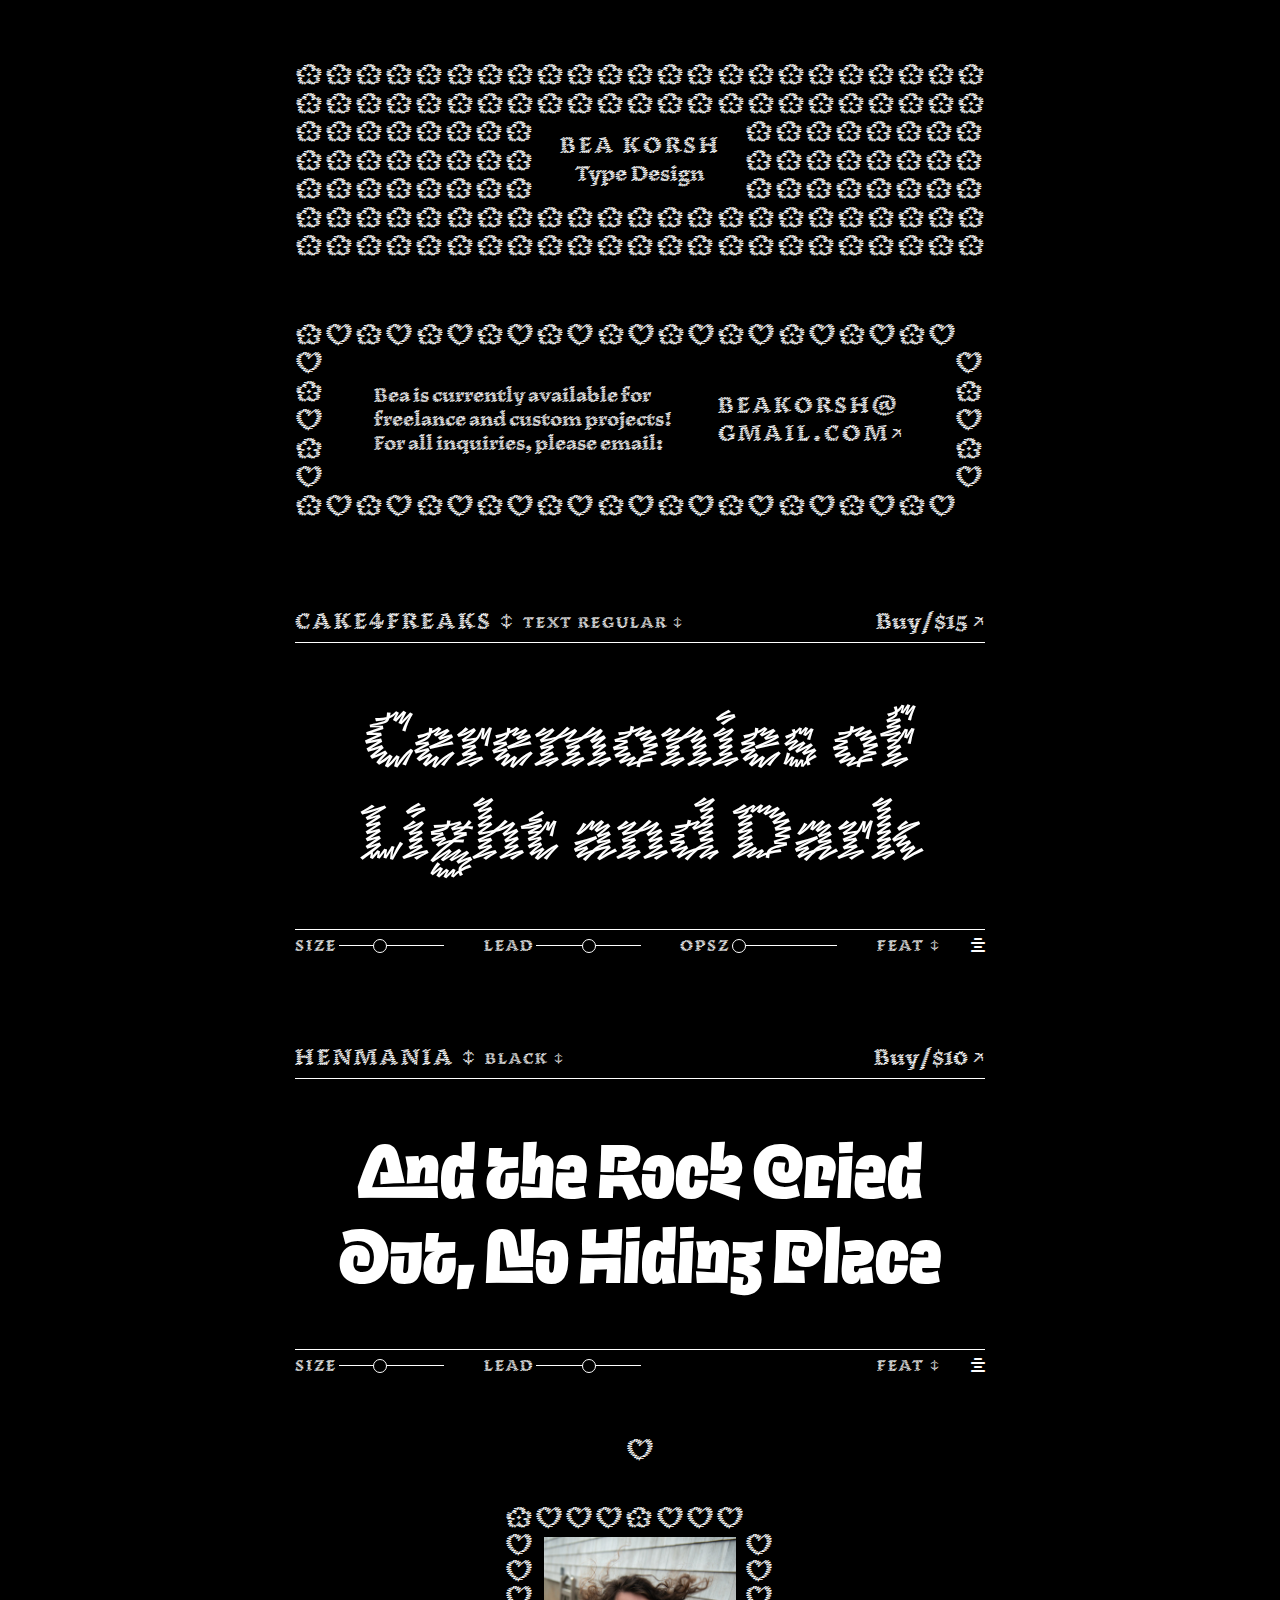
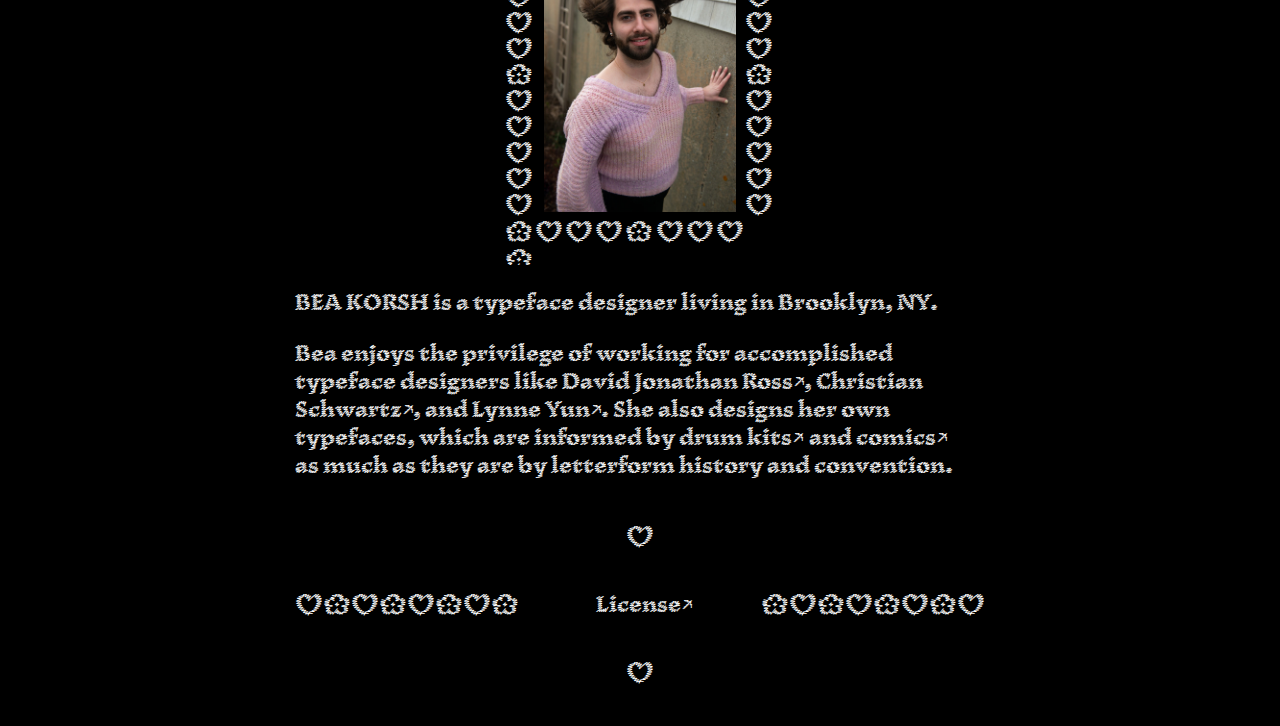
<file: index.html>
<!DOCTYPE html>
<html lang="en">

<head>
    <!-- Google tag (gtag.js) -->
    <script async src="https://www.googletagmanager.com/gtag/js?id=G-XD2L9D6N48"></script>
    <script>
        window.dataLayer = window.dataLayer || [];
        function gtag() { dataLayer.push(arguments); }
        gtag('js', new Date());

        gtag('config', 'G-XD2L9D6N48');
    </script>
    <meta charset="UTF-8">
    <meta http-equiv="X-UA-Compatible" content="IE=edge">
    <meta name="viewport" content="width=device-width, initial-scale=1.0">
    <title>BEA KORSH | TYPE DESIGN</title>
    <link rel="shortcut icon" type="image/x-icon" href="./assets/images/favicon.ico">
    <link rel="stylesheet" href="/style.css">
    <link href="https://cdnjs.cloudflare.com/ajax/libs/font-awesome/6.0.0-beta3/css/all.min.css" rel="stylesheet">
    <script defer src="/main.js"></script>
    <meta name="google-site-verification" content="97E8PYHFoVrC31PCAuuxoUKx9icaWSAFccl6s9I3dXI" />
</head>

<body id="body" class="dark-mode">
    <!-- Sun and Moon Icons -->
    <div id="sun-and-moon">
        <div id="sun" alt="sun icon"></div>
        <div id="moon" alt="moon icon"></div>
    </div>

    <!-- Header Section -->
    <header class="heading">

        <!-- Name and Design Info -->
        <div class="desktop-heading">
            <div class="top">
                &#x2698;&#x2698;&#x2698;&#x2698;&#x2698;&#x2698;&#x2698;&#x2698;&#x2698;&#x2698;&#x2698;&#x2698;&#x2698;&#x2698;&#x2698;&#x2698;&#x2698;&#x2698;&#x2698;&#x2698;&#x2698;&#x2698;&#x2698;
                &#x2698;&#x2698;&#x2698;&#x2698;&#x2698;&#x2698;&#x2698;&#x2698;&#x2698;&#x2698;&#x2698;&#x2698;&#x2698;&#x2698;&#x2698;&#x2698;&#x2698;&#x2698;&#x2698;&#x2698;&#x2698;&#x2698;&#x2698;
            </div>
            <div class="left">
                &#x2698;&#x2698;&#x2698;&#x2698;&#x2698;&#x2698;&#x2698;&#x2698;
                &#x2698;&#x2698;&#x2698;&#x2698;&#x2698;&#x2698;&#x2698;&#x2698;
                &#x2698;&#x2698;&#x2698;&#x2698;&#x2698;&#x2698;&#x2698;&#x2698;
            </div>
            <div class="right">
                &#x2698;&#x2698;&#x2698;&#x2698;&#x2698;&#x2698;&#x2698;&#x2698;
                &#x2698;&#x2698;&#x2698;&#x2698;&#x2698;&#x2698;&#x2698;&#x2698;
                &#x2698;&#x2698;&#x2698;&#x2698;&#x2698;&#x2698;&#x2698;&#x2698;
            </div>
            <div class="bottom">
                &#x2698;&#x2698;&#x2698;&#x2698;&#x2698;&#x2698;&#x2698;&#x2698;&#x2698;&#x2698;&#x2698;&#x2698;&#x2698;&#x2698;&#x2698;&#x2698;&#x2698;&#x2698;&#x2698;&#x2698;&#x2698;&#x2698;&#x2698;
                &#x2698;&#x2698;&#x2698;&#x2698;&#x2698;&#x2698;&#x2698;&#x2698;&#x2698;&#x2698;&#x2698;&#x2698;&#x2698;&#x2698;&#x2698;&#x2698;&#x2698;&#x2698;&#x2698;&#x2698;&#x2698;&#x2698;&#x2698;
            </div>
            <div class="info">
                <span class="name">Bea Korsh</span>
                <span class="type-design">Type Design</span>
            </div>
        </div>
        <div class="mobile-heading">
            <div class="top">
                &#x2698;&#x2698;&#x2698;&#x2698;&#x2698;&#x2698;&#x2698;&#x2698;&#x2698;
                &#x2698;&#x2698;&#x2698;&#x2698;&#x2698;&#x2698;&#x2698;&#x2698;&#x2698;
                &#x2698;&#x2698;&#x2698;&#x2698;&#x2698;&#x2698;&#x2698;&#x2698;&#x2698;
            </div>
            <div class="left">
                &#x2698;&#x2698;&#x2698;
            </div>
            <div class="right">
                &#x2698;&#x2698;&#x2698;
            </div>
            <div class="bottom">
                &#x2698;&#x2698;&#x2698;&#x2698;&#x2698;&#x2698;&#x2698;&#x2698;&#x2698;
                &#x2698;&#x2698;&#x2698;&#x2698;&#x2698;&#x2698;&#x2698;&#x2698;&#x2698;
                &#x2698;&#x2698;&#x2698;&#x2698;&#x2698;&#x2698;&#x2698;&#x2698;&#x2698;
            </div>
            <div class="info">
                <span class="name">Bea Korsh</span>
                <span class="type-design">Type Design</span>
            </div>
        </div>
    </header>

    <!-- Contact Section -->
    <section class="contact">
        <div class="desktop top">
            &#x2698;&#10084;&#x2698;&#10084;&#x2698;&#10084;&#x2698;&#10084;&#x2698;&#10084;&#x2698;&#10084;&#x2698;&#10084;&#x2698;&#10084;&#x2698;&#10084;&#x2698;&#10084;&#x2698;&#10084;&#x2698;
        </div>
        <div class="mobile top">
            &#x2698;&#10084;&#x2698;&#10084;&#x2698;&#10084;&#x2698;&#10084;&#x2698;
        </div>
        <div class="mobile left">
            &#10084;&#x2698;&#10084;&#x2698;&#10084;&#x2698;&#10084;&#x2698;&#10084;&#x2698;
        </div>
        <div class="mobile right">
            &#10084;&#x2698;&#10084;&#x2698;&#10084;&#x2698;&#10084;&#x2698;&#10084;&#x2698;
        </div>
        <div class="mobile bottom">
            &#x2698;&#10084;&#x2698;&#10084;&#x2698;&#10084;&#x2698;&#10084;&#x2698;
        </div>
        <div class="desktop left">&#10084;&#x2698;&#10084;&#x2698;&#10084;</div>
        <div class="desktop right">&#10084;&#x2698;&#10084;&#x2698;&#10084;</div>
        <div class="desktop bottom">
            &#x2698;&#10084;&#x2698;&#10084;&#x2698;&#10084;&#x2698;&#10084;&#x2698;&#10084;&#x2698;&#10084;&#x2698;&#10084;&#x2698;&#10084;&#x2698;&#10084;&#x2698;&#10084;&#x2698;&#10084;&#x2698;
        </div>
        <div class="contact-info">
            <p>Bea is currently available for freelance and custom projects!<br>For all inquiries, please email:</p>
            <a class="email" target="_blank" href="mailto:beakorsh@gmail.com">
                <p>BEAKORSH@<br>GMAIL.COM↗</p>
            </a>
        </div>
    </section>

    <!-- all fonts -->
    <div class="all-fonts">
        
        <!-- Second Font -->
        <section class="font-area font-area-2">
            <div class="title-and-buy-link">
                <div class="buy-link-2"><a href="https://www.futurefonts.xyz/bea-korsh/cake4freaks?v=0.1" target="_blank">Buy/$15
                        ↗</a>
                </div>
                <div class="title-and-opsz">
                    <div class="title-dropdown">
                        <h3 class="title c4f">Cake4Freaks &#x2195;</h3>
                        <div class="titles dropdown-content hidden">
                            <p class="c4f"><span class="show-title-check">&#x2713; </span>Cake4Freaks</p>
                            <p class="hen"><span class="hide-title-check">&#x2713; </span>Henmania</p>
                        </div>
                    </div>
                    <div class="opsz-dropdown">
                        <p id="opsz-dropdown-title" class="opsz-title">&nbsp;Text Regular &#x2195;</p>
                        <div class="dropdown-content hide-opsz">
                            <p id="text-regular">Text Regular</p>
                            <p id="regular">Regular</p>
                            <p id="display-regular">Display Regular</p>
                        </div>
                    </div>
                    <div class="opsz-dropdown-hen hidden">
                        <p id="opsz-dropdown-title-hen" class="opsz-title">Black &#x2195;</p>
                        <div class="dropdown-content hide-opsz">
                            <p id="black">&#x2713; Black</p>
                        </div>
                    </div>
                </div>
            </div>
            <textarea oninput="autoResize(this)" id="second-input"
                class="font-input">Ceremonies of Light and Dark</textarea>
            <div class="options">
                <div class="size-option">
                    <label>Size</label>
                    <input class="slider" type="range" min="10" max="200" value="80" id="font-size" step="1">
                </div>
                <!-- 
                <div class="tracking-option">
                    <label>Track</label>
                    <input class="slider" type="range" min="-25" max="25" value="0" id="font-tracking" step="1">
                </div>
                -->
                <div class="leading-option">
                    <label>Lead</label>
                    <input class="slider" type="range" min="-75" max="75" value="1.2" id="font-leading" step="1">
                </div>
                <div class="opsz-option">
                    <label>Opsz</label>
                    <input class="slider" type="range" min="10" max="50" value="10" id="font-opsz" step="1">
                </div>
                <div class="options top">
                    <div class="features">
                        <label>Feat &#x2195;</label>
                        <div class="features-dropdown hidden"></div>
                    </div>
                    <div class="alignment-option">
                        <div id="txt-align-icon">
                            <i class="fas fa-align-center"></i>
                        </div>
                        <div class="alignment-dropdown hidden">
                            <label for="align-left">
                                <i class="fas fa-align-left left"></i>
                            </label>
                            <label for="align-center">
                                <i class="fas fa-align-center center"></i>
                            </label>
                            <label for="align-right">
                                <i class="fas fa-align-right right"></i>
                            </label>
                        </div>
                    </div>
                </div>
            </div>
        </section>
        <!-- First Font -->
        <section class="font-area font-area-1">
            <div class="title-and-buy-link">
                <div class="buy-link">
                    <a href="https://www.futurefonts.xyz/bea-korsh/henmania" target="_blank">Buy/$10 ↗</a>
                </div>
                <div class="title-and-opsz">
                    <div class="title-dropdown">
                        <h3 class="title hen">Henmania &#x2195;&nbsp;</h3>
                        <div class="titles dropdown-content hidden">
                            <p class="c4f"><span class="hide-title-check">&#x2713; </span>Cake4Freaks</p>
                            <p class="hen"><span class="show-title-check">&#x2713; </span>Henmania</p>
                        </div>
                    </div>
                    <div class="opsz-dropdown hidden">
                        <p id="opsz-dropdown-title" class="opsz-title">&nbsp;Text Regular &#x2195;</p>
                        <div class="dropdown-content hide-opsz">
                            <p id="text-regular">Text Regular</p>
                            <p id="regular">Regular</p>
                            <p id="display-regular">Display Regular</p>
                        </div>
                    </div>
                    <div class="opsz-dropdown-hen">
                        <p id="opsz-dropdown-title-hen" class="opsz-title">Black &#x2195;</p>
                        <div class="dropdown-content hide-opsz">
                            <p id="black">&#x2713; Black</p>
                        </div>
                    </div>
                </div>
            </div>
            <textarea oninput="autoResize(this)" id="first-input" class="hen font-input">And the Rock Cried
                Out, No Hiding Place</textarea>
            <div class="options">
                <div class="size-option">
                    <label>Size</label>
                    <input class="slider" type="range" min="10" max="200" value="80" id="font-size" step="1">
                </div>
                <!-- 
                <div class="tracking-option">
                    <label>Track</label>
                    <input class="slider" type="range" min="-25" max="25" value="0" id="font-tracking" step="1">
                </div>
                -->
                <div class="leading-option">
                    <label>Lead</label>
                    <input class="slider" type="range" min="-75" value="1.2" max="75" id="font-leading" step="1">
                </div>
                <div class="opsz-option">
                    <label>Opsz</label>
                    <input class="slider" type="range" min="10" max="50" value="10" id="font-opsz" step="1">
                </div>
                <div class="options top">
                    <div class="features">
                        <label>Feat &#x2195;</label>
                        <div class="features-dropdown hidden"></div>
                    </div>
                    <div class="alignment-option">
                        <div id="txt-align-icon">
                            <i class="fas fa-align-center"></i>
                        </div>
                        <div class="alignment-dropdown hidden">
                            <label for="align-left">
                                <i class="fas fa-align-left left"></i>
                            </label>
                            <label for="align-center">
                                <i class="fas fa-align-center center"></i>
                            </label>
                            <label for="align-right">
                                <i class="fas fa-align-right right"></i>
                            </label>
                        </div>
                    </div>
                </div>
            </div>
        </section>

    </div>
    <div class="heart halo">
        &#10084;
    </div>
    <!-- Bea Section -->
    <section class="bea-section">
        <div class="bea">
            <div class="bea-image">
                <div class="top">&#x2698;&#10084;&#10084;&#10084;&#x2698;&#10084;&#10084;&#10084;&#x2698;</div>
                <div class="left">
                    &#10084;&#10084;&#10084;&#10084;&#10084;&#x2698;&#10084;&#10084;&#10084;&#10084;&#10084;</div>
                <div class="right">
                    &#10084;&#10084;&#10084;&#10084;&#10084;&#x2698;&#10084;&#10084;&#10084;&#10084;&#10084;</div>
                <div class="bottom">&#x2698;&#10084;&#10084;&#10084;&#x2698;&#10084;&#10084;&#10084;&#x2698;</div>
                <div class="image-container">
                    <img class="bea-photo" src="./assets/images/bea.jpeg" alt="Bea Korsh">
                </div>
            </div>
            <div class="bea-info">
                <p>BEA KORSH is a typeface designer living in Brooklyn, NY. </p>
                <p>Bea enjoys the privilege of working for accomplished typeface designers like <a
                        href="https://djr.com/" target="_blank">David Jonathan Ross↗</a>, <a
                        href="http://www.christianschwartz.com/" target="_blank">Christian Schwartz↗</a>, and <a
                        href="https://spacetypeco.com/" target="_blank">Lynne Yun↗</a>. She also designs her own
                    typefaces, which are informed by <a target="blank" href="https://beakorsh.bandcamp.com/">drum
                        kits↗</a> and <a target="blank"
                        href="https://www.instagram.com/weather_chanimal/?hl=en">comics↗</a> as much as
                    they are by letterform history and convention.
            </div>
        </div>
        <div class="heart top">
            &#10084;
        </div>
        <div class="tumblr-web">
            &#10084;&#x2698;&#10084;&#x2698;&#10084;&#x2698;&#10084;&#x2698;<a target="_blank"
                href="/license/">License↗</a>&#x2698;&#10084;&#x2698;&#10084;&#x2698;&#10084;&#x2698;&#10084;
        </div>
        <div class="tumblr-mobile">
            <div>&#10084;</div><a target="_blank" href="/license/">License↗</a>
            <div>&#10084;</div>
        </div>
        <div class="heart bottom">
            &#10084;
        </div>
    </section>
</body>

</html>
</file>
<file: style.css>
/* Global Styles */
@font-face {
    font-family: 'Cake4Freaks-Regular';
    src: url('./assets/fonts/Cake4Freaksv0.1-TextRegular.otf') format('opentype');
    font-weight: 400;
} 
@font-face {
    font-family: 'Cake4Freaks-Narrow';
    src: url('./assets/fonts/Cake4Freaksv0.1-Regular.otf') format('opentype');
} 
@font-face {
    font-family: 'Cake4Freaks-Optical';
    src: url('./assets/fonts/Cake4FreaksV0.1-VF_opsz.ttf') format('opentype');
} 
@font-face {
    font-family: 'Henmania-Black';
    src: url('./assets/fonts/HenmaniaV0.1-Black.otf') format('opentype');
    font-weight: 400;
} 
body {
    display: flex;
    flex-direction: column;
    justify-content: center;
    align-items: center;
    max-width: 690px;
    margin: 0 auto;
}
a:hover, a *:hover {
    color: pink !important;
}
a, a * {
    text-decoration: none;
}
* {
    -webkit-font-smoothing: antialiased;
    font-family: 'Cake4Freaks-Regular';
    font-size: 23px;
    box-sizing: border-box;
    font-feature-settings: "lnum", "liga";
}
h3 {
    font-weight: 400 !important;
}
.hen.font-input {
    font-family: 'Henmania-Black';
}
#hen-black {
    font-size: 16px;
}
.hidden {
    display: none !important;
}
.title, .titles p {
    text-transform: capitalize;
}
.wip {
    text-transform: lowercase;
    letter-spacing: 0 !important;
}
.invisible {
    visibility: hidden;
}
.visible {
    visibility: visible !important;
}
.opsz-dropdown {
    text-transform: capitalize;
    padding-top: 5px;
}
.features-dropdown .feature {
    text-transform: capitalize;
}
.title {
    text-transform: uppercase;
}

/* Header */
.desktop-heading, .contact {
    display: grid;
    grid-template-columns: repeat(23, 30px);
    grid-template-rows: repeat(7, 28.5px);
    margin-top: 60px;
    grid-auto-flow: column;
}
.desktop-heading, .contact {
    display: grid;
    grid-template-columns: repeat(23, 30px);
    grid-template-rows: repeat(7, 28.5px);
    margin-top: 60px;
    grid-auto-flow: column;
}
.desktop-heading .top {
    letter-spacing: 2.11px;
    line-height: 28.5px;
}
.desktop-heading .left {
    grid-row: 3;
    letter-spacing: 2px;
    line-height: 28.5px;
}
.desktop-heading .right {
    grid-row: 3;
    grid-column: 16;
    letter-spacing: 2px;
    line-height: 28.5px;
}
.desktop-heading .bottom {
    grid-row: 6;
    letter-spacing: 2.11px;
    line-height: 28.5px;
}
.desktop-heading .info {
    grid-row: 3 / 6;
    grid-column: 9 / 16;
    display: flex;
    flex-direction: column;
    justify-content: center;
    align-items: center;
}
.info .name,.info .type-design {
    line-height: 28.5px;
}
.info .name {
    text-transform: uppercase;
    letter-spacing: 3px;
}
.info .type-design {
    font-size: 22px;
}
.options label {
    letter-spacing: 2px;
}
/* Contact */
.contact .desktop.top {
    grid-column: 1 / 24;
    grid-row: 1;
}
.contact .desktop.top, .contact .desktop.bottom {
    letter-spacing: 2.16px;
    line-height: 28.5px;
}
.contact .desktop.bottom {
    grid-row: 7;
    grid-column: 1 / 24;
}
.contact .left {
    grid-column: 1;
    grid-row: 2 / 7;
    letter-spacing: 2px;
    line-height: 28.5px;
    display: flex;
    flex-direction: column; 
    justify-content: center;
    word-wrap: break-word;
}
.contact .right {
    grid-column: 23;
    grid-row: 2 / 7;
    letter-spacing: 2px;
    line-height: 28.5px;
    display: flex;
    flex-direction: column; 
    justify-content: center;
    word-wrap: break-word;
}
.contact .contact-info {
    grid-row: 2 / 7;
    grid-column: 2 / 23;
    display: flex;
    justify-content: center;
    align-items: center;
    margin-left: 34px;
    margin-right: 34px;
}
.contact-info p:first-child {
    font-size: 20px;
    margin: 0 15px;
    letter-spacing: 0px;
}
.contact-info a.email p {
    letter-spacing: 3px;
}
.email p {
    letter-spacing: 3px;
    font-size: 23px !important;
}

/* Sun and Moon */
body.dark-mode, body.dark-mode * {
    background-color: black;
    color: white;
}
body.light-mode, body.light-mode * {
    color: black;
    background-color: white;
}
#sun-and-moon {
    display: flex;
    position: fixed;
    right: 0;
    background-color: transparent;
    right: 1%;
    top: 2%;
}
#sun, #moon {
    height: 26px;
    width: 26px;
    background-repeat: no-repeat;
    background-size: contain;
    margin: 0 3px;
    background-color: transparent;
    cursor: pointer;
}
body.light-mode #sun {
    background-image: url('https://i.imgur.com/9Mittl6.png');
}
body.dark-mode #sun {
    background-image: url('https://i.imgur.com/hiCtBB5.png');
}
body.light-mode #moon {
    background-image: url('https://i.imgur.com/qww9fRO.png');
}
body.dark-mode #moon {
    background-image: url('https://i.imgur.com/nVRAPPY.png');
}

/* Font Areas */
.buy-link *, .buy-link-2 * {
    font-feature-settings: "onum" !important;
}
.font-area textarea {
    font-family: 'Cake4Freaks-Optical';
    font-variation-settings: "opsz" 10;
    font-optical-sizing: none;
}
.title-dropdown, .titles.dropdown-content, .alignment-option, .alignment-option label, .features, .features label {
    cursor: pointer;
    width: fit-content;
}
.features .features-dropdown * {
    font-size: 16px !important;
}
.title-dropdown:hover .titles.dropdown-content {
    display: block !important;
    position: absolute;
    border: 1px solid white;
}
body.light-mode .title-dropdown:hover .titles.dropdown-content  {
    border: 1px solid black;
}
.font-area-2 .title-dropdown:hover .titles.dropdown-content, .font-area-1 .title-dropdown:hover .titles.dropdown-content {
    padding: 10px 0px !important;
}
.font-area-2 .title-dropdown:hover .titles.dropdown-content, .font-area-1 .title-dropdown:hover .titles.dropdown-content {
    margin-top: -94px !important;
}
.title-dropdown:hover .titles.dropdown-content p {
    margin: 0px 15px;
    font-size: 16px;
}
.title-dropdown:hover .titles.dropdown-content .wip {
    font-size: 16px;
}
.alignment-option input[type="radio"] {
    display: none;
}
.features:hover .features-dropdown {
    display: block !important;
    position: absolute;
    border: 1px solid white;
    padding: 10px 15px;
}
body.light-mode .features:hover .features-dropdown {
    border: 1px solid black;
}
.features:hover .features-dropdown.hen {
    margin-top: 100px;

}
.features:hover .features-dropdown.c4f {
    margin-top: 158px;
}
.features:hover .features-dropdown * {
    font-size: 23px;
}
div.alignment-option:hover > .alignment-dropdown {
    display: flex !important;
    position: absolute;
    border: 1px solid white;
    margin-top: 60px;
}
body.light-mode div.alignment-option:hover > .alignment-dropdown {
    border: 1px solid black;
}
.alignment-dropdown label {
    padding: 10px 5px;
}
.all-fonts {
    width: 100%;
    display: flex;
    flex-direction: column;
}
.font-area {
    margin-top: 60px;
}
.font-area .options {
    display: flex;
    justify-content: space-between;
}
.font-area .options.top {
    display: flex;
    justify-content: flex-end;
}
.font-area .options .features {
    margin-right: 30px;
}
.options label {
    text-transform: uppercase;
}
textarea {
    /* min-height and min-width don't allow text box to get smaller than its container */
    height: 202px;
    font-size: 78px;
    text-align: center;
    width: 100%;
    box-sizing: border-box;
    padding: 50px 5px;
    resize:none;
    border-left: 0px;
    border-right: 0px;
    border-top: 1px solid white;
    border-bottom: 1px solid white;
}
body.light-mode textarea {
    border-top: 1px solid black;
    border-bottom: 1px solid black;
}
::-webkit-resizer {
    display: none;
}
textarea:focus {
    outline: 0;
}
.font-area label, .alignment-option * {
    font-size: 16px;
}
h3.title {
    letter-spacing: 3px;
    margin-bottom: 2px;
    padding: 5px 0;
}
.slider {
    -webkit-appearance: none;
    appearance: none;
    height: .75px;
    background-color: white !important;
    outline: none;
    -webkit-transition: .2s;
    transition: .2s;
    margin-left: 2px;
    margin-right: 4px;
    width: 105px !important;
}
body.light-mode .slider {
    background-color: black !important;
}
.slider::-webkit-slider-thumb {
    -webkit-appearance: none;
    appearance: none;
    width: 14px;
    height: 14px;
    border-radius: 50%;
    background: black;
    border: 1px solid white;
    cursor: pointer;
}
body.light-mode .slider::-webkit-slider-thumb {
    border: 1px solid black;
}
.options > div {
    display: flex;
    justify-content: center;
    align-items: center;
}
.slider::-moz-range-thumb {
    width: 14px;
    height: 14px;
    background: white;
    cursor: pointer;
}
.title-and-buy-link {
    display: flex;
    flex-direction: row-reverse;
    justify-content: space-between;
    align-items: flex-end;
}
.title-and-buy-link .buy-link, .title-and-buy-link .buy-link-2 {
    margin-bottom: 7px;
}
.hide-opsz {
    display: none;
}
.title-and-opsz {
    display: flex;
    align-items: flex-end;
    cursor: pointer;
    position: relative;
}
#opsz-dropdown-title, #opsz-dropdown-title-hen {
    margin: 0 0 10px 0;
    font-size: 16px;
    letter-spacing: 2px;
    text-transform: uppercase;
}
.opsz-dropdown .dropdown-content {
    width: 168px;
}
.opsz-dropdown .dropdown-content *, .opsz-dropdown-hen .dropdown-content * {
    font-size: 16px !important;
    margin: 0px;
}
.opsz-dropdown:hover .dropdown-content.hide-opsz {
    display: flex !important;
    position: absolute;
    border: 1px solid white;
    flex-direction: column;
    padding: 10px;
    margin-top: -110px;
}
.font-area-1 .opsz-option {
    visibility: hidden;
}
.opsz-dropdown-hen:hover .dropdown-content.hide-opsz{
    display: flex;
    position: absolute;
    border: 1px solid white;
    flex-direction: column;
    padding: 10px;
    margin-top: -70px;
    width: 150px;
}
.opsz-dropdown-hen:hover .dropdown-content.hide-opsz p {
    font-size: 16px;
    margin: 0;
    letter-spacing: 2px;
}
.features-dropdown {
    z-index: 5;
}
.hide-title-check {
    visibility: hidden;
}
.show-title-check {
    visibility: visible;
}
.hide-title-check,.show-title-check {
    font-size: 16px;
}
body.light-mode .dropdown-content {
    border: 1px solid black !important;
}

/* Bea Section */
.bea {
    display: flex;
    flex-direction: column;
    justify-content: center;
    align-items: center;
}
.bea-info * {
    font-size: 23px !important;
    text-wrap: balance;
}
.bea-section {
    margin: 40px auto;
}
.bea-section img {
    height: 275px;
    width: auto;
    object-fit: cover;
    overflow: hidden;
}
.tumblr-web {
    display: flex;
    justify-content: space-between;
    margin: 40px 0;
}
.tumblr-web a {
    margin-left: 10px;
}
.tumblr-web *:not(a) {
    letter-spacing: 2.16px;
    line-height: 28.5px;
}
.heart {
    text-align: center;
}
.heart.top {
    margin-top: 20px;
}
.heart.halo {
    margin-top: 60px;
}
.bea-image {
    display: grid;
    grid-template-columns: repeat(9, 30px);
    grid-template-rows: repeat(12, 28.5px);
    margin-bottom: 20px;
}
.bea-image .top {
    grid-row: 1;
    grid-column: 1 / 10;
    letter-spacing: 2.11px;
    line-height: 28.5px;
}
.bea-image .left {
    grid-row: 2 / 12;
    letter-spacing: 2px;
    line-height: 26px;
    display: flex;
    flex-direction: column; 
    justify-content: center;
    word-wrap: break-word;
}
.bea-image .right {
    grid-row: 2 / 12;
    grid-column: 9;
    letter-spacing: 2px;
    line-height: 26px;
    display: flex;
    flex-direction: column; 
    justify-content: center;
    word-wrap: break-word;
}
.bea-image .bottom {
    grid-row: 12;
    letter-spacing: 2.11px;
    line-height: 28.5px;
    grid-column: 1 / 10;
}
.bea-image .image-container {
    grid-row: 2 / 11;
    grid-column: 2 / 9;
    margin: 0 auto;
    margin-top: 5px;
}

/* License Page */
.license-container iframe {
    width: 100vw;
    height: 100vh;
}
iframe::-webkit-scrollbar { 
    display: none; 
}

/* Responsive Styling */

.mobile-heading {
    display: none;
}
.mobile.left, .mobile.right, .mobile.top, .mobile.bottom, .tumblr-mobile {
    display: none;
}

@media screen and (max-width:768px) {
    /* Global */
    body {
        max-width: 300px;
        padding: 0 15px;
    }
    #sun-and-moon {
        display: flex;
        position: absolute;
        top: 752px;
        left: calc(50% - 29px);
    }

    /* Header */
    .desktop-heading {
        display: none;
    }
    .mobile-heading {
        display: grid;
        grid-template-columns: repeat(9, 30px);
        grid-template-rows: repeat(9, 29px);
        margin-top: 50px;
    }    
    .mobile-heading .top {
        letter-spacing: 2.11px;
        line-height: 29px;
    }
    .mobile-heading .left {
        grid-row: 4 / 7;
        letter-spacing: 2.11px;
        line-height: 29px;
        display: flex;
        flex-direction: column; 
        justify-content: center;
        word-wrap: break-word;
    }
    .mobile-heading .right {
        grid-row: 4 / 7;
        grid-column: 9;
        letter-spacing: 2.11px;
        line-height: 29px;
        display: flex;
        flex-direction: column; 
        justify-content: center;
        word-wrap: break-word;
    }
    .mobile-heading .bottom {
        letter-spacing: 2.11px;
        line-height: 29px;
        grid-row: 7;
    }
    .mobile-heading .info {
        grid-row: 4 / 7;
        grid-column: 2 / 9;
        display: flex;
        flex-direction: column;
        align-items: center;
        justify-content: center;
    }

    /* Contact Section */
    .desktop.top, .desktop.bottom, .desktop.left, .desktop.right {
        display: none;
    }
    .contact {
        grid-template-columns: repeat(9, 30px);
        grid-template-rows: auto;
    }
    .mobile.top {
        display: flex;
        grid-row: 1;
        grid-column: 1 / 10;
        letter-spacing: 2.11px;
        line-height: 29px;
    }
    .mobile.bottom {
        display: flex;
        grid-row: 10;
        grid-column: 1 / 10;
        letter-spacing: 2.11px;
        line-height: 29px;
    }
    .mobile.left {
        display: flex;
        grid-row: 2 / 9;
        line-height: 27px;
    }
    .mobile.right {
        display: flex;
        grid-row: 2 / 9;
        grid-column: 9;
        line-height: 27px;
    }
    .contact .contact-info {
        grid-row: 2 / 10;
        grid-column: 2 / 9;
        flex-direction: column;
        justify-content: space-around;
        margin: 0;
    }
    .contact .contact-info *, .contact .contact-info p {
        text-align: center;
        margin: 0 2px;
    }
    .contact-info a.email p {
        letter-spacing: 1px;
        margin-top: -10px;
    }

    /* Font Areas */
    .opsz-dropdown {
        padding-top: 0px;
    }
    .font-area-2 .title-dropdown:hover .titles.dropdown-content, .font-area-1 .title-dropdown:hover .titles.dropdown-content {
        margin-top: -87px !important;
    }
    #opsz-dropdown-title, #opsz-dropdown-title-hen {
        margin-bottom:7px;
    }
    .font-area textarea {
        height: 152px;
        padding: 30px 5px;
    }
    .options {
        flex-direction: column;
    }
    .options > div {
        justify-content: space-between;
        margin-top: 2px;
    }
    .all-fonts {
        margin-top: 40px;
    }
    .font-area-2 {
        margin-top: 100px;
    }
    .font-area-1 {
        margin-top: 130px;
    }
    .font-area .options.top {
        display: flex;
        flex-direction: column;
        justify-content: flex-start;
        align-items: flex-start;
        margin-bottom: -73px;
    }
    .font-area .title-dropdown {
        margin-bottom: 0px;
    }
    h3.title {
        font-size: 20px;
        margin-top: 0;
        padding: 0;
    }
    .slider {
        margin-right: 0;
    }
    .alignment-option {
        margin-top: 5px !important;
    }
    .title-and-buy-link {
        flex-direction: column;
        align-items: flex-start;
    }
    .title-and-buy-link .buy-link a, .title-and-buy-link .buy-link-2 a {
        font-size: 16px !important;
    }
    .title-and-buy-link .buy-link, .title-and-buy-link .buy-link-2 {
        margin-bottom: 0px;
    }
    .title-and-opsz {
        flex-direction: column;
        align-items: flex-start;
    }
    .opsz-dropdown:hover .dropdown-content.hide-opsz, .opsz-dropdown-hen:hover .dropdown-content.hide-opsz {
        margin-top: -5px;
    }  
    .font-area-1 .opsz-option {
        display: none;
    }

    /* Bea Section */
    .bea-section {
        width: 100%;
    }
    .tumblr-web {
        display: none;
    }
    .tumblr-mobile {
        display: flex;
        justify-content: space-between;
        margin: 30px 0;
    }
    .bea-info * {
        text-wrap: balance;
        font-size: 19px !important;
    }
    .heart.halo {
        margin-top: 100px;
    }

    /* License Page */
    .columns {
        grid-template-columns: 1fr;
    }
}
</file>
